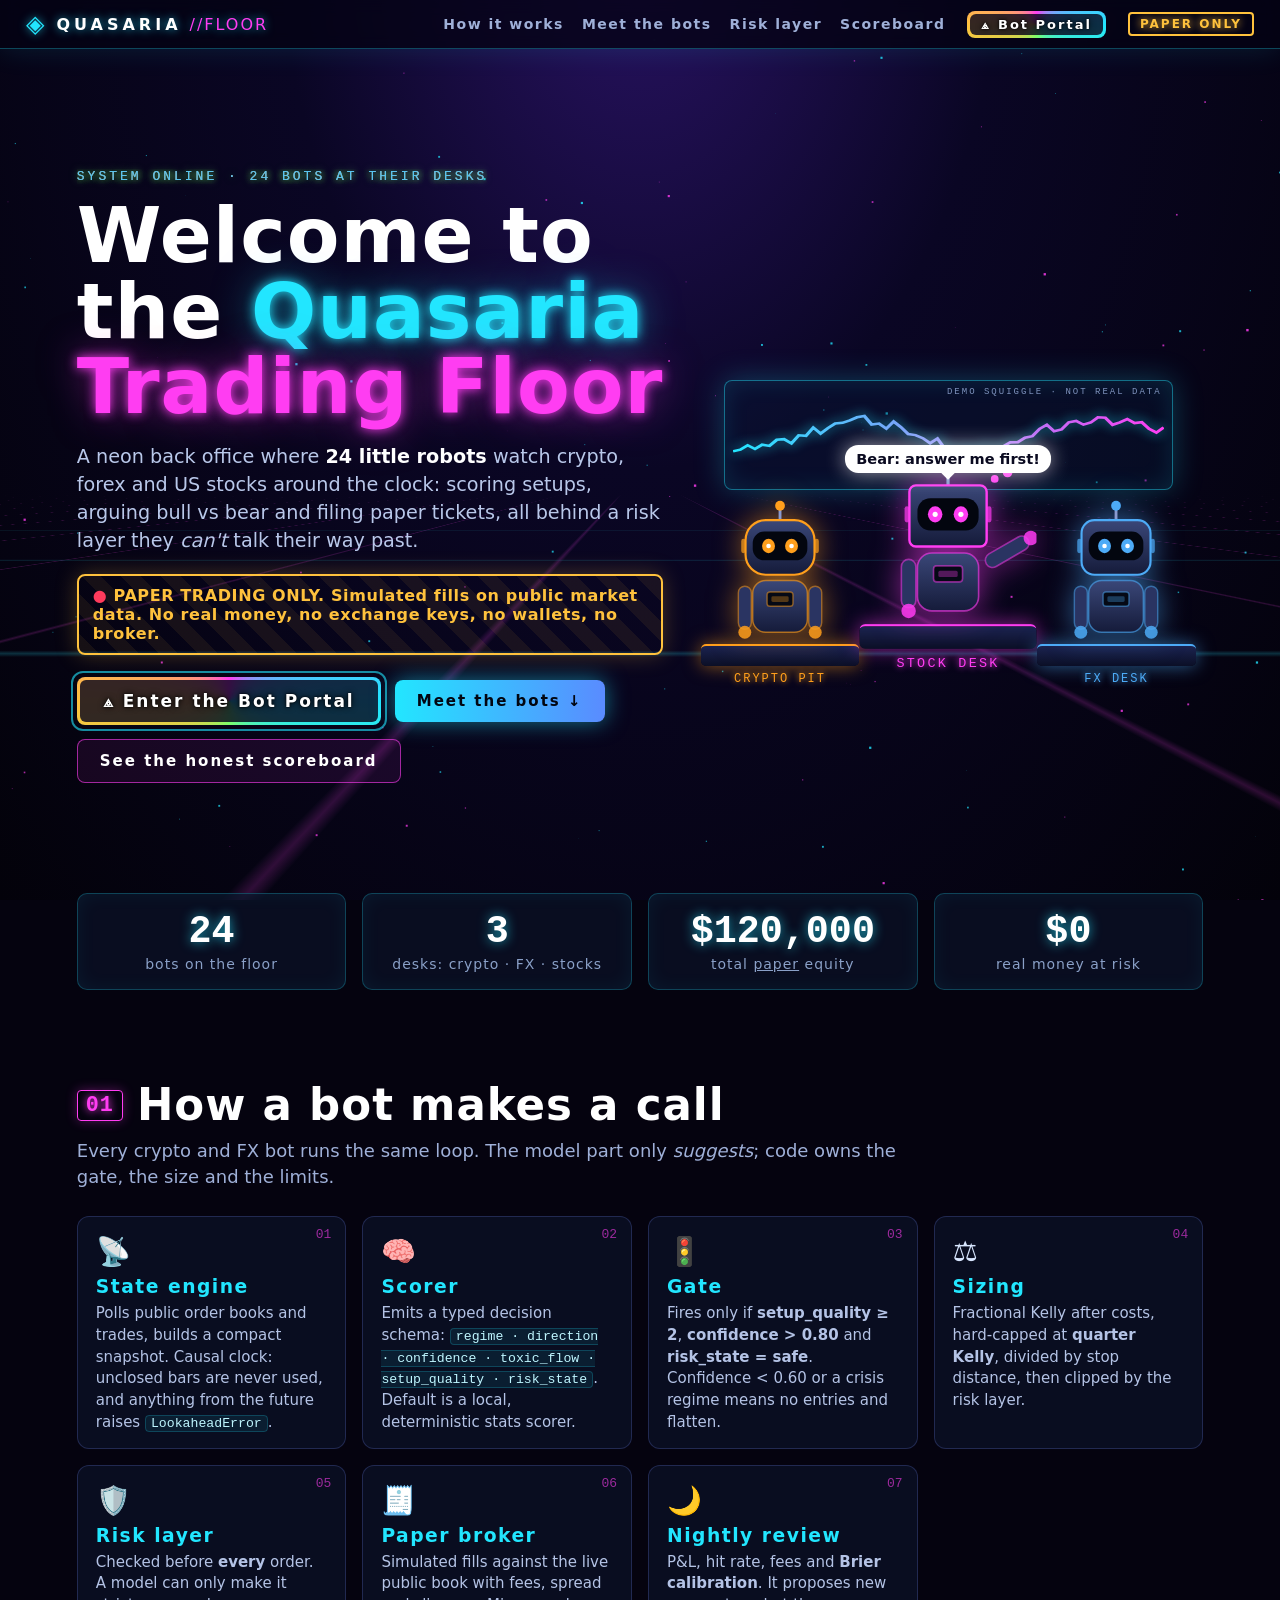
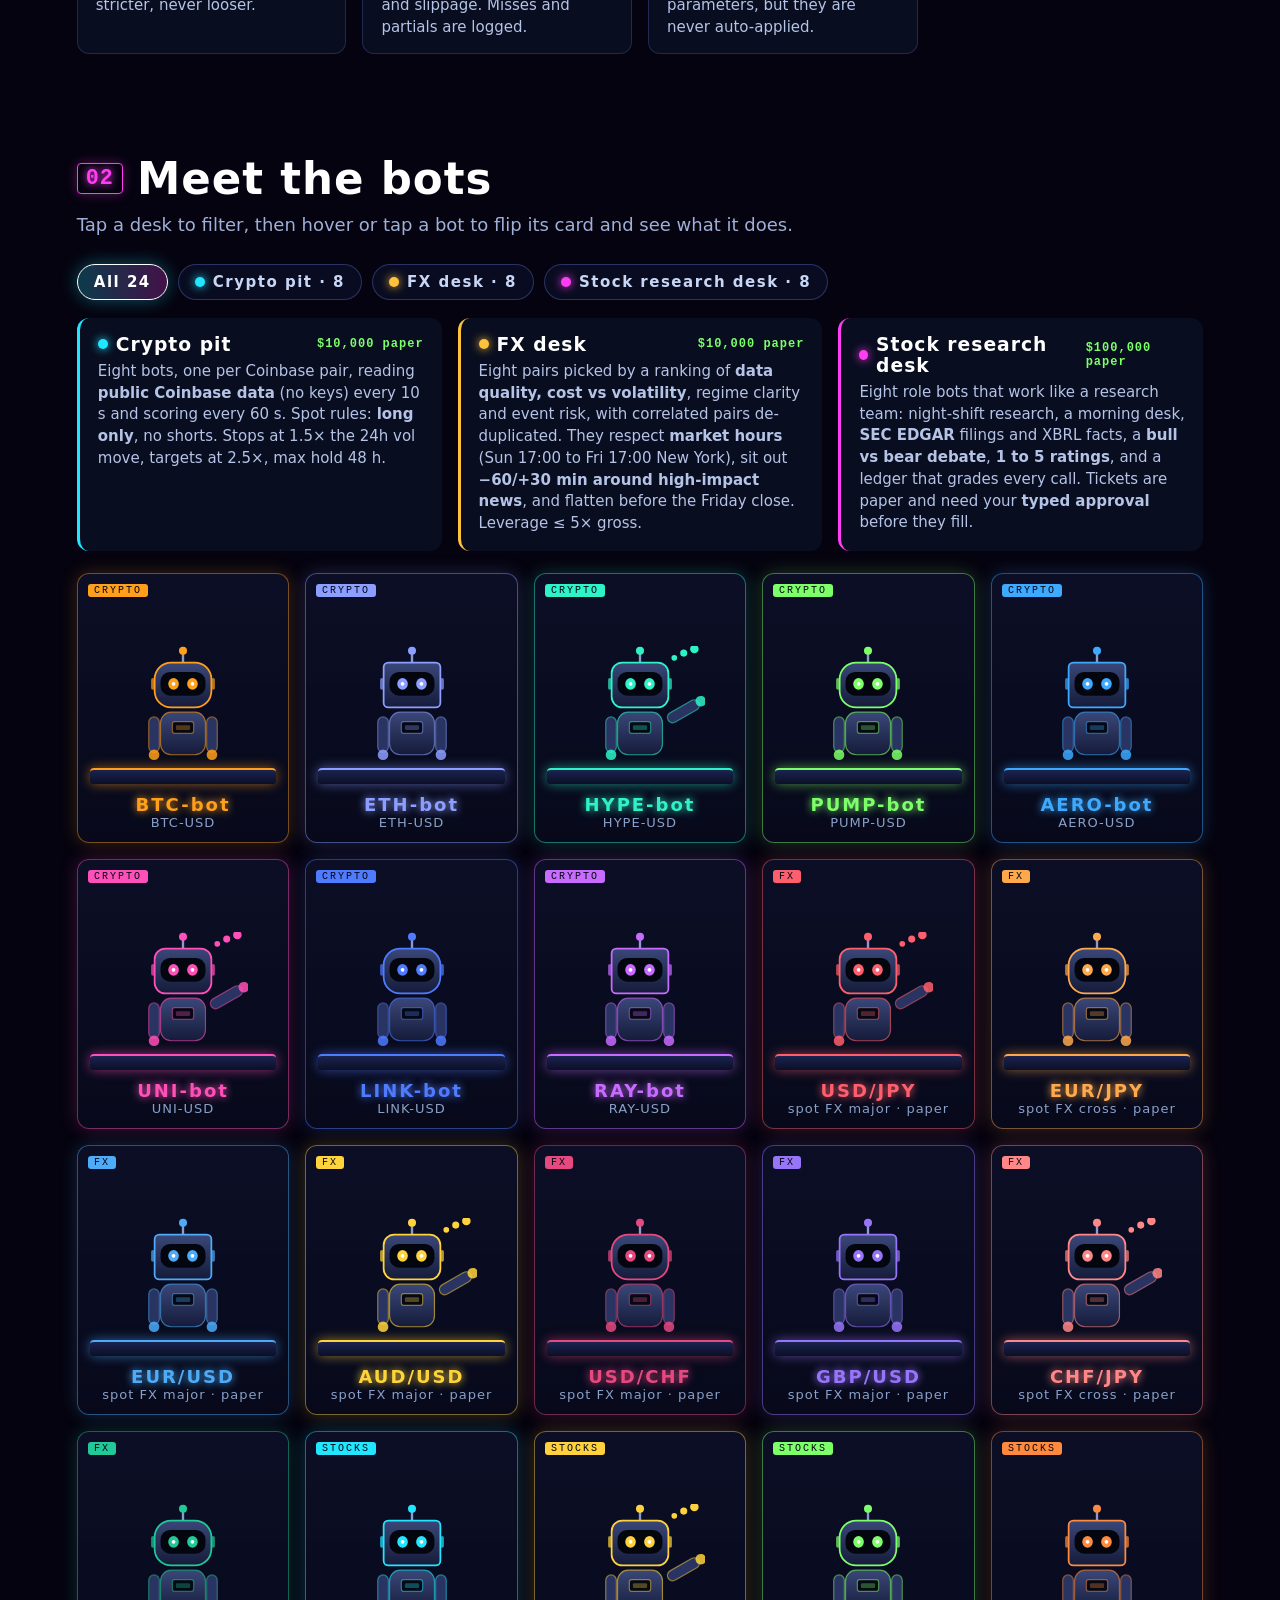
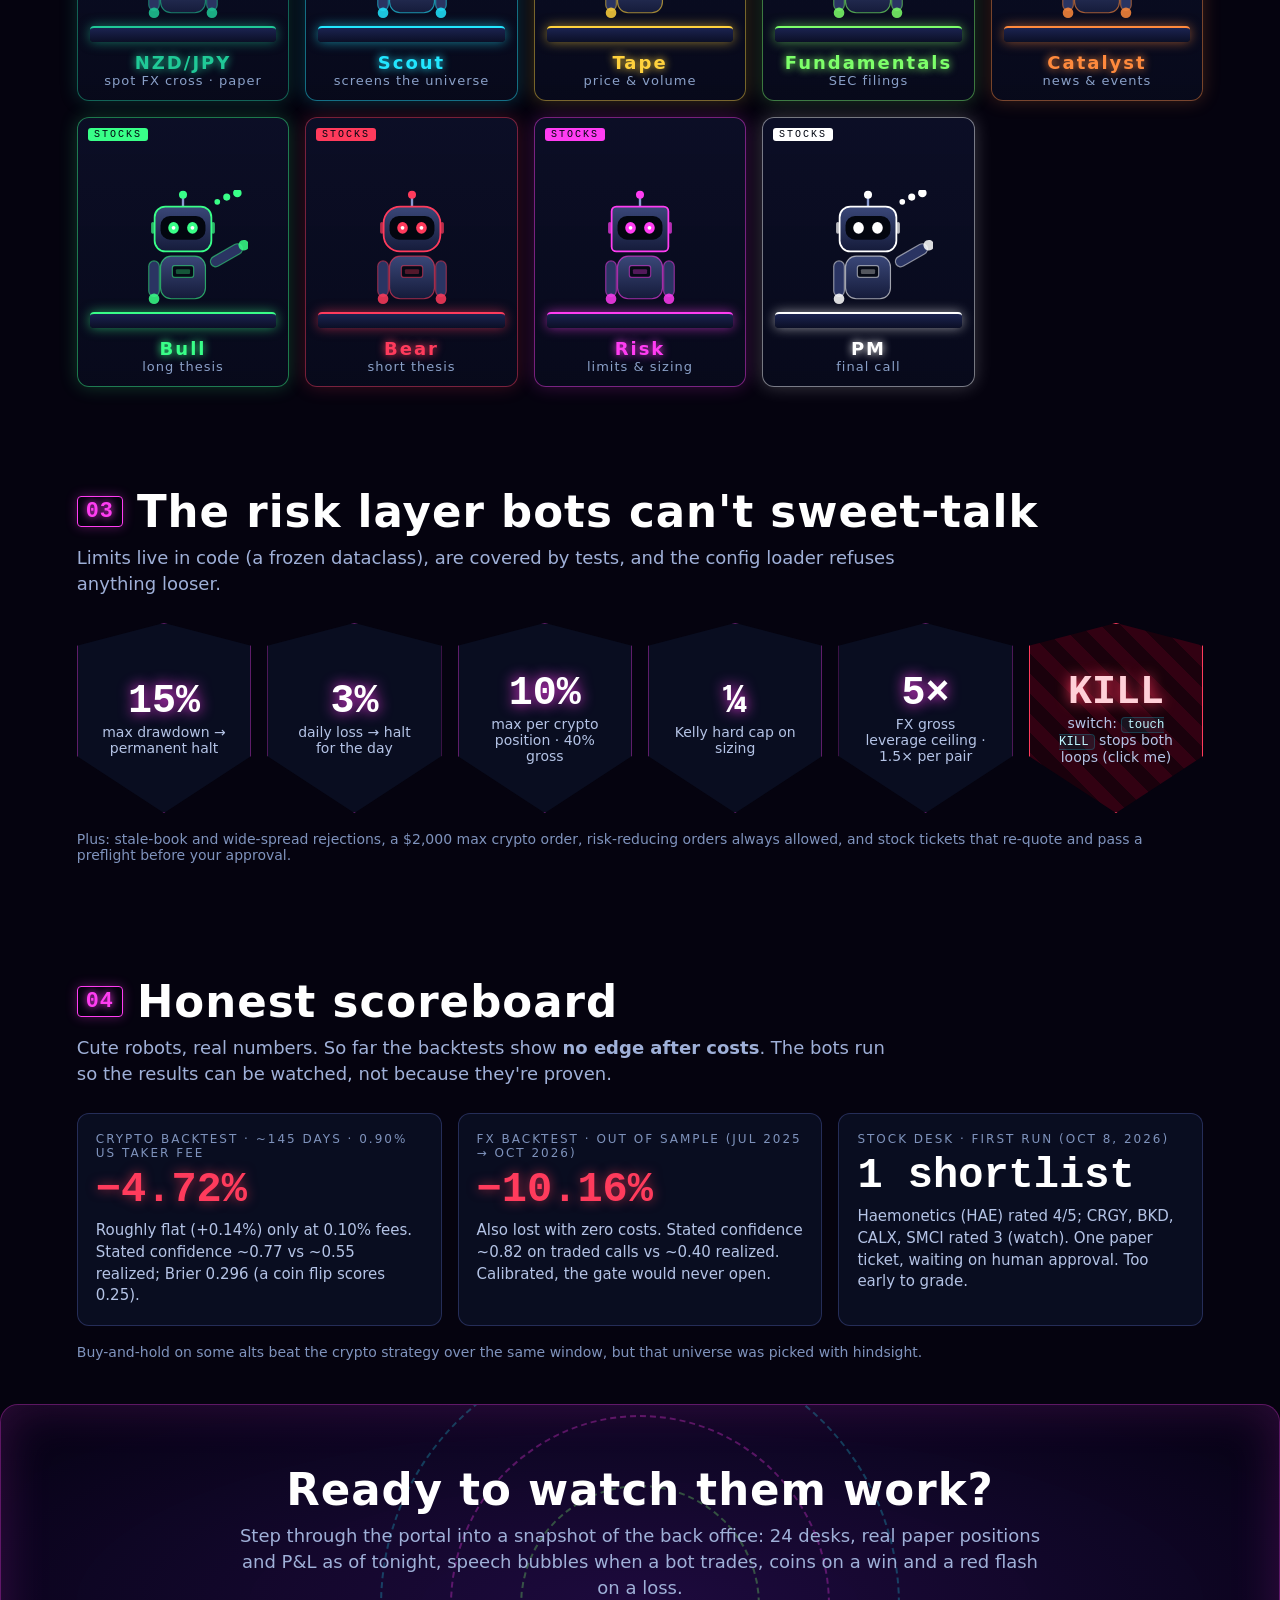
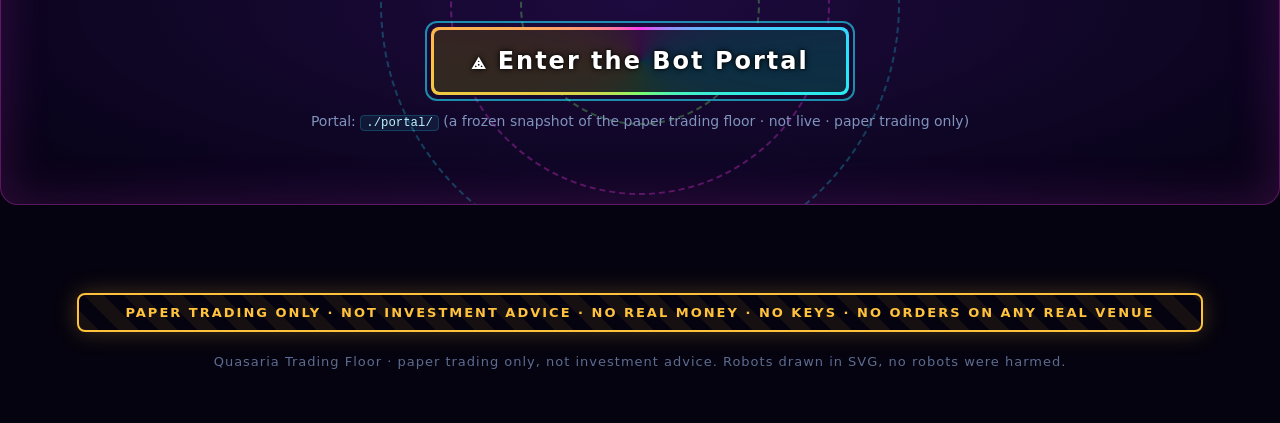
<file: index.html>
<!doctype html>
<html lang="en">
<head>
<meta charset="utf-8">
<meta name="viewport" content="width=device-width,initial-scale=1">
<title>Quasaria Trading Floor · Meet the Bots (paper trading only)</title>
<meta name="description" content="24 little robots, three desks, one hard-coded risk layer. A paper-trading playground: no real money.">
<link rel="stylesheet" href="style.css">
<link rel="icon" href="data:image/svg+xml,%3Csvg xmlns='http://www.w3.org/2000/svg' viewBox='0 0 100 100'%3E%3Ctext y='.9em' font-size='90'%3E%E2%97%88%3C/text%3E%3C/svg%3E">
</head>
<body>
<canvas id="stars" aria-hidden="true"></canvas>
<div class="gridfloor" aria-hidden="true"><div class="grid"></div></div>

<nav id="nav">
  <a class="brand" href="#top"><span class="logo">◈</span> QUASARIA<span class="thin">//FLOOR</span></a>
  <div class="links">
    <a href="#how">How it works</a><a href="#bots">Meet the bots</a><a href="#risk">Risk layer</a><a href="#score">Scoreboard</a>
  </div>
  <a class="portal-link btn portal sm" href="./portal/">⟁ Bot Portal</a>
  <span class="paper-chip">PAPER ONLY</span>
</nav>

<header id="top" class="hero">
  <div class="hero-text">
    <p class="kicker glitch" data-text="SYSTEM ONLINE · 24 BOTS AT THEIR DESKS">SYSTEM ONLINE · 24 BOTS AT THEIR DESKS</p>
    <h1>Welcome to the <span class="neon-c">Quasaria</span> <span class="neon-m">Trading&nbsp;Floor</span></h1>
    <p class="lede">A neon back office where <b>24 little robots</b> watch crypto, forex and US stocks around the clock: scoring setups, arguing bull vs bear and filing paper tickets, all behind a risk layer they <i>can't</i> talk their way past.</p>
    <div class="paper-banner"><span class="blink">●</span> PAPER TRADING ONLY. Simulated fills on public market data. No real money, no exchange keys, no wallets, no broker.</div>
    <div class="cta">
      <a class="portal-link btn portal" href="./portal/"><span class="ring"></span>⟁ Enter the Bot Portal</a>
      <a class="btn primary" href="#bots">Meet the bots ↓</a>
      <a class="btn ghost" href="#score">See the honest scoreboard</a>
    </div>
  </div>
  <div class="hero-stage" aria-label="Three robots trading at their desks">
    <div class="holo-chart"><svg viewBox="0 0 300 90" preserveAspectRatio="none"><polyline id="spark" fill="none" stroke="url(#sg)" stroke-width="2.5"/><defs><linearGradient id="sg" x1="0" x2="1"><stop offset="0" stop-color="#22e6ff"/><stop offset="1" stop-color="#ff3df2"/></linearGradient></defs></svg><span>DEMO SQUIGGLE · NOT REAL DATA</span></div>
    <div class="hero-bots" id="hero-bots"></div>
  </div>
</header>

<section class="counters reveal">
  <div class="counter"><b data-count="24">0</b><span>bots on the floor</span></div>
  <div class="counter"><b data-count="3">0</b><span>desks: crypto · FX · stocks</span></div>
  <div class="counter"><b data-count="120000" data-prefix="$">$0</b><span>total <u>paper</u> equity</span></div>
  <div class="counter"><b data-count="0" data-prefix="$">$0</b><span>real money at risk</span></div>
</section>

<section id="how" class="section">
  <h2 class="reveal"><span class="idx">01</span> How a bot makes a call</h2>
  <p class="sub reveal">Every crypto and FX bot runs the same loop. The model part only <i>suggests</i>; code owns the gate, the size and the limits.</p>
  <ol class="pipeline">
    <li class="reveal"><i>📡</i><h3>State engine</h3><p>Polls public order books and trades, builds a compact snapshot. Causal clock: unclosed bars are never used, and anything from the future raises <code>LookaheadError</code>.</p></li>
    <li class="reveal"><i>🧠</i><h3>Scorer</h3><p>Emits a typed decision schema: <code>regime · direction · confidence · toxic_flow · setup_quality · risk_state</code>. Default is a local, deterministic stats scorer.</p></li>
    <li class="reveal"><i>🚦</i><h3>Gate</h3><p>Fires only if <b>setup_quality ≥ 2</b>, <b>confidence &gt; 0.80</b> and <b>risk_state = safe</b>. Confidence &lt; 0.60 or a crisis regime means no entries and flatten.</p></li>
    <li class="reveal"><i>⚖️</i><h3>Sizing</h3><p>Fractional Kelly after costs, hard-capped at <b>quarter Kelly</b>, divided by stop distance, then clipped by the risk layer.</p></li>
    <li class="reveal"><i>🛡️</i><h3>Risk layer</h3><p>Checked before <b>every</b> order. A model can only make it stricter, never looser.</p></li>
    <li class="reveal"><i>🧾</i><h3>Paper broker</h3><p>Simulated fills against the live public book with fees, spread and slippage. Misses and partials are logged.</p></li>
    <li class="reveal"><i>🌙</i><h3>Nightly review</h3><p>P&amp;L, hit rate, fees and <b>Brier calibration</b>. It proposes new parameters, but they are never auto-applied.</p></li>
  </ol>
</section>

<section id="bots" class="section">
  <h2 class="reveal"><span class="idx">02</span> Meet the bots</h2>
  <p class="sub reveal">Tap a desk to filter, then hover or tap a bot to flip its card and see what it does.</p>
  <div class="tabs reveal" role="tablist">
    <button class="tab active" data-f="all">All 24</button>
    <button class="tab" data-f="crypto"><span class="dot c"></span>Crypto pit · 8</button>
    <button class="tab" data-f="fx"><span class="dot a"></span>FX desk · 8</button>
    <button class="tab" data-f="stock"><span class="dot m"></span>Stock research desk · 8</button>
  </div>

  <div class="desk-intros">
    <article class="intro crypto reveal" data-desk="crypto">
      <h3><span class="dot c"></span>Crypto pit <small>$10,000 paper</small></h3>
      <p>Eight bots, one per Coinbase pair, reading <b>public Coinbase data</b> (no keys) every 10 s and scoring every 60 s. Spot rules: <b>long only</b>, no shorts. Stops at 1.5× the 24h vol move, targets at 2.5×, max hold 48 h.</p>
    </article>
    <article class="intro fx reveal" data-desk="fx">
      <h3><span class="dot a"></span>FX desk <small>$10,000 paper</small></h3>
      <p>Eight pairs picked by a ranking of <b>data quality, cost vs volatility</b>, regime clarity and event risk, with correlated pairs de-duplicated. They respect <b>market hours</b> (Sun 17:00 to Fri 17:00 New York), sit out <b>−60/+30 min around high-impact news</b>, and flatten before the Friday close. Leverage ≤ 5× gross.</p>
    </article>
    <article class="intro stock reveal" data-desk="stock">
      <h3><span class="dot m"></span>Stock research desk <small>$100,000 paper</small></h3>
      <p>Eight role bots that work like a research team: night-shift research, a morning desk, <b>SEC EDGAR</b> filings and XBRL facts, a <b>bull vs bear debate</b>, <b>1 to 5 ratings</b>, and a ledger that grades every call. Tickets are paper and need your <b>typed approval</b> before they fill.</p>
    </article>
  </div>

  <div class="botgrid" id="botgrid"></div>
</section>

<section id="risk" class="section">
  <h2 class="reveal"><span class="idx">03</span> The risk layer bots can't sweet-talk</h2>
  <p class="sub reveal">Limits live in code (a frozen dataclass), are covered by tests, and the config loader refuses anything looser.</p>
  <div class="shields">
    <div class="shield reveal"><b>15%</b><span>max drawdown → permanent halt</span></div>
    <div class="shield reveal"><b>3%</b><span>daily loss → halt for the day</span></div>
    <div class="shield reveal"><b>10%</b><span>max per crypto position · 40% gross</span></div>
    <div class="shield reveal"><b>¼</b><span>Kelly hard cap on sizing</span></div>
    <div class="shield reveal"><b>5×</b><span>FX gross leverage ceiling · 1.5× per pair</span></div>
    <div class="shield reveal kill" id="killbtn" role="button" tabindex="0"><b>KILL</b><span>switch: <code>touch KILL</code> stops both loops (click me)</span></div>
  </div>
  <p class="fine reveal">Plus: stale-book and wide-spread rejections, a $2,000 max crypto order, risk-reducing orders always allowed, and stock tickets that re-quote and pass a preflight before your approval.</p>
</section>

<section id="score" class="section">
  <h2 class="reveal"><span class="idx">04</span> Honest scoreboard</h2>
  <p class="sub reveal">Cute robots, real numbers. So far the backtests show <b>no edge after costs</b>. The bots run so the results can be watched, not because they're proven.</p>
  <div class="scores">
    <div class="score reveal"><label>Crypto backtest · ~145 days · 0.90% US taker fee</label><b class="neg">−4.72%</b><span>Roughly flat (+0.14%) only at 0.10% fees. Stated confidence ~0.77 vs ~0.55 realized; Brier 0.296 (a coin flip scores 0.25).</span></div>
    <div class="score reveal"><label>FX backtest · out of sample (Jul 2025 → Oct 2026)</label><b class="neg">−10.16%</b><span>Also lost with zero costs. Stated confidence ~0.82 on traded calls vs ~0.40 realized. Calibrated, the gate would never open.</span></div>
    <div class="score reveal"><label>Stock desk · first run (Oct 8, 2026)</label><b>1 shortlist</b><span>Haemonetics (HAE) rated 4/5; CRGY, BKD, CALX, SMCI rated 3 (watch). One paper ticket, waiting on human approval. Too early to grade.</span></div>
  </div>
  <p class="fine reveal">Buy-and-hold on some alts beat the crypto strategy over the same window, but that universe was picked with hindsight.</p>
</section>

<section id="portal" class="section portal-cta reveal">
  <div class="vortex" aria-hidden="true"><i></i><i></i><i></i></div>
  <h2>Ready to watch them work?</h2>
  <p class="sub">Step through the portal into a snapshot of the back office: 24 desks, real paper positions and P&amp;L as of tonight, speech bubbles when a bot trades, coins on a win and a red flash on a loss.</p>
  <a class="portal-link btn portal big" href="./portal/"><span class="ring"></span>⟁ Enter the Bot Portal</a>
  <p class="fine">Portal: <code id="portal-url">./portal/</code> (a frozen snapshot of the paper trading floor · not live · paper trading only)</p>
</section>

<footer>
  <div class="paper-banner small">PAPER TRADING ONLY · NOT INVESTMENT ADVICE · NO REAL MONEY · NO KEYS · NO ORDERS ON ANY REAL VENUE</div>
  <p>Quasaria Trading Floor · paper trading only, not investment advice. Robots drawn in SVG, no robots were harmed.</p>
</footer>

<div id="toast" class="toast" role="status"></div>
<script src="app.js"></script>
</body>
</html>
</file>
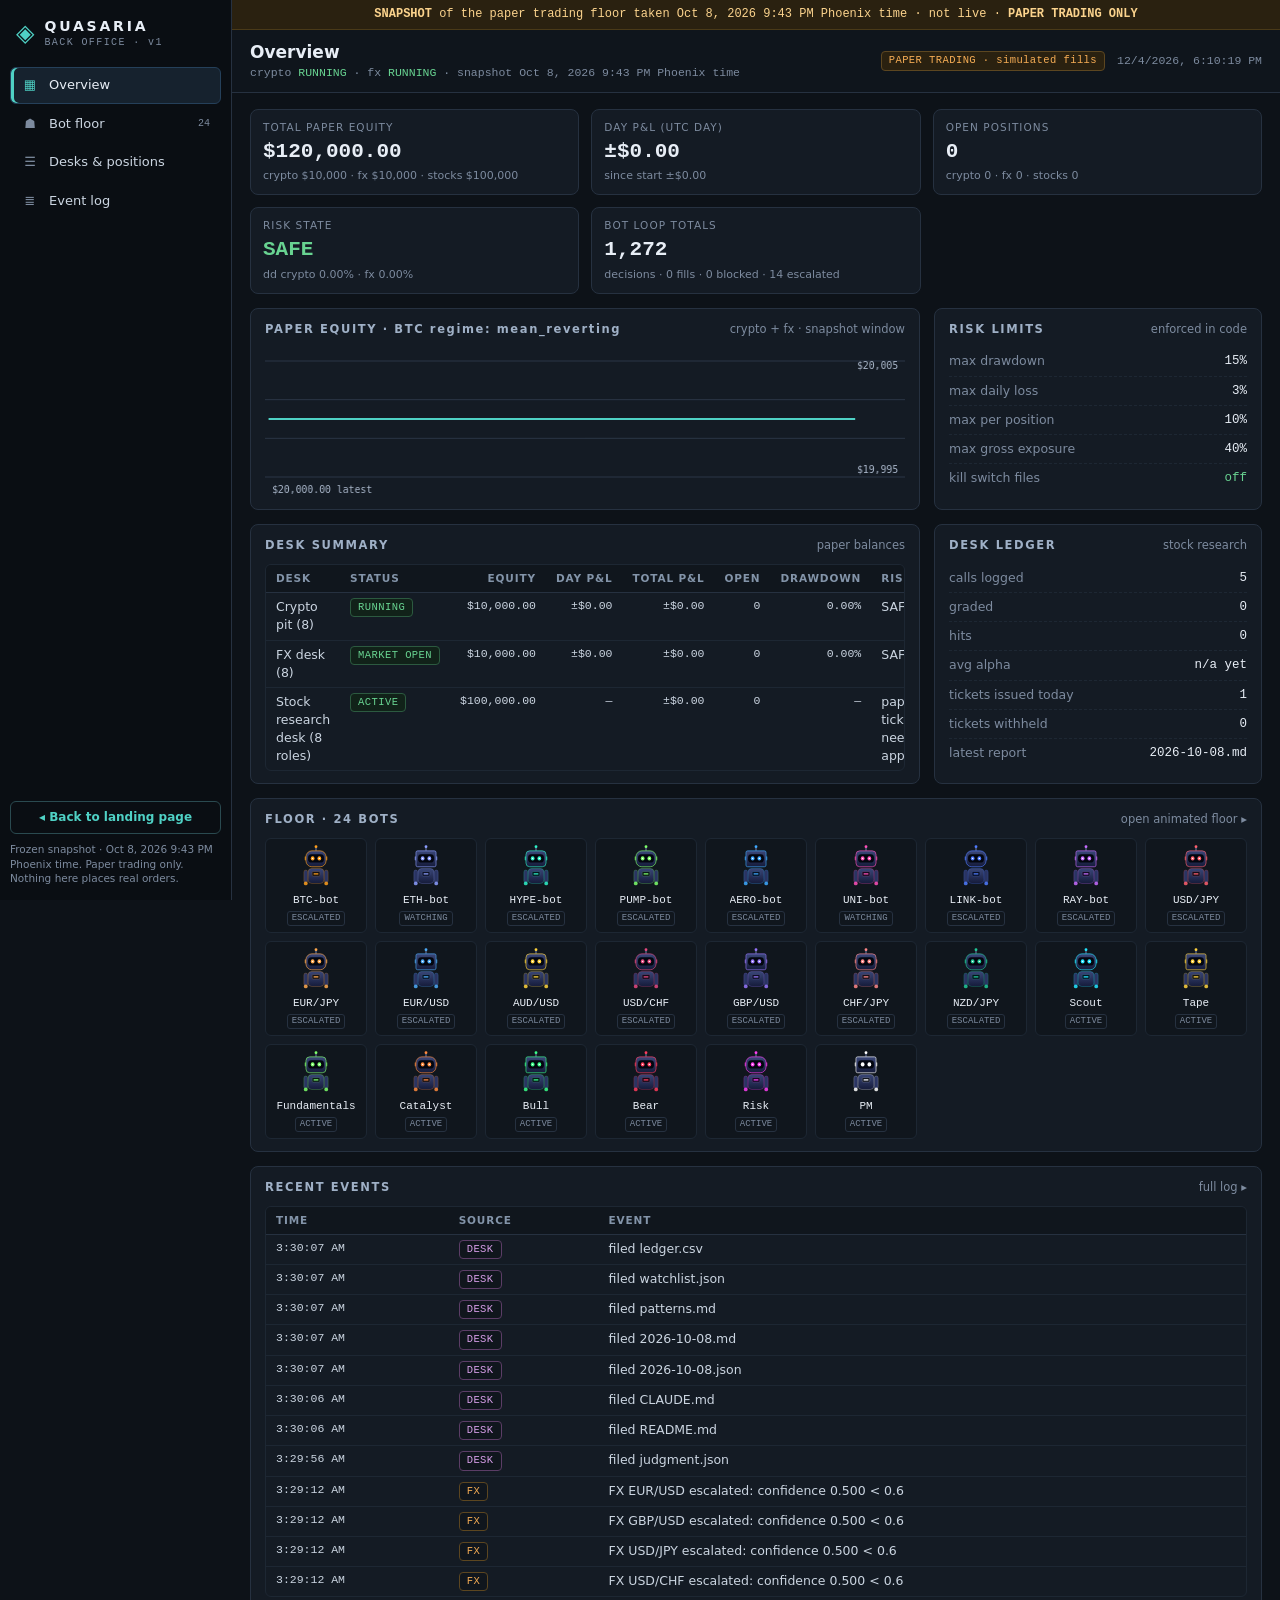
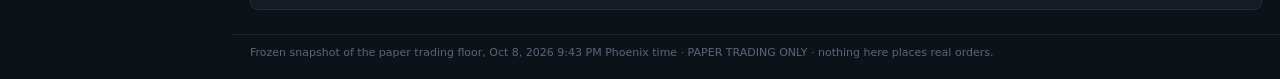
<file: portal/index.html>
<!doctype html>
<html lang="en">
<head>
<meta charset="utf-8">
<meta name="viewport" content="width=device-width,initial-scale=1">
<title>Quasaria Back Office · SNAPSHOT · PAPER TRADING</title>
<meta name="description" content="Quasaria back office: a frozen snapshot of the paper-trading floor. Paper trading only. Not investment advice.">
<link rel="stylesheet" href="style.css">
</head>
<body>
<div id="app">
<aside id="sidebar">
  <div class="brand"><div class="logo">◈</div><div><div class="title">QUASARIA</div><div class="subtitle">BACK OFFICE · v1</div></div></div>
  <nav id="nav" aria-label="Back office sections">
    <a href="#/overview" data-view="overview"><span class="ic">▦</span><span class="lbl">Overview</span></a>
    <a href="#/floor" data-view="floor"><span class="ic">☗</span><span class="lbl">Bot floor</span><em id="nav-bots">24</em></a>
    <a href="#/desks" data-view="desks"><span class="ic">☰</span><span class="lbl">Desks &amp; positions</span></a>
    <a href="#/events" data-view="events"><span class="ic">≣</span><span class="lbl">Event log</span></a>
  </nav>
  <div class="side-foot">
    <a class="lp-link" href="../">◂ Back to landing page</a>
    <div class="snap-note">Frozen snapshot · Oct 8, 2026 9:43 PM Phoenix time. Paper trading only. Nothing here places real orders.</div>
  </div>
</aside>

<div id="content">
<div id="snapshot-banner" role="status"><b>SNAPSHOT</b> of the paper trading floor taken Oct 8, 2026 9:43 PM Phoenix time · not live · <b>PAPER TRADING ONLY</b></div>
<header id="topbar">
  <div class="crumb"><span id="view-title">Overview</span><small id="runner">connecting…</small></div>
  <div class="top-right">
    <span class="chip paper-chip">PAPER TRADING · simulated fills</span>
    <span class="clock" id="clock"></span>
  </div>
</header>
<div id="halt-banner" class="hidden">⛔ TRADING HALTED — <span id="halt-reason"></span></div>

<main>
<!-- ============ OVERVIEW ============ -->
<section class="view" id="view-overview">
  <div class="kpis">
    <div class="kpi"><label>Total paper equity</label><b id="equity">—</b><small id="equity-sub"></small></div>
    <div class="kpi"><label>Day P&amp;L <span class="muted">(UTC day)</span></label><b id="daypnl">—</b><small id="totpnl"></small></div>
    <div class="kpi"><label>Open positions</label><b id="openpos">—</b><small id="fees"></small></div>
    <div class="kpi"><label>Risk state</label><b id="riskstate">—</b><small id="dd"></small></div>
    <div class="kpi"><label>Bot loop totals</label><b id="loopkpi">—</b><small id="loopkpi-sub"></small></div>
  </div>

  <div class="grid g-3">
    <div class="panel span-2"><div class="p-head"><h3 id="spark-title">PAPER EQUITY</h3><span class="muted">crypto + fx · snapshot window</span></div><canvas id="spark" width="720" height="150"></canvas></div>
    <div class="panel"><div class="p-head"><h3>RISK LIMITS</h3><span class="muted">enforced in code</span></div><div id="risklimits" class="kv"></div></div>
  </div>

  <div class="grid g-3">
    <div class="panel span-2"><div class="p-head"><h3>DESK SUMMARY</h3><span class="muted">paper balances</span></div>
      <div class="tbl-wrap"><table class="tbl" id="tbl-desks"><thead><tr><th>Desk</th><th>Status</th><th class="r">Equity</th><th class="r">Day P&amp;L</th><th class="r">Total P&amp;L</th><th class="r">Open</th><th class="r">Drawdown</th><th>Risk</th></tr></thead><tbody></tbody></table></div>
    </div>
    <div class="panel"><div class="p-head"><h3>DESK LEDGER</h3><span class="muted">stock research</span></div><div id="ledgerbox" class="kv"></div></div>
  </div>

  <div class="panel"><div class="p-head"><h3>FLOOR · 24 BOTS</h3><a class="muted" href="#/floor">open animated floor ▸</a></div><div id="floor-strip" class="strip"></div></div>

  <div class="panel"><div class="p-head"><h3>RECENT EVENTS</h3><a class="muted" href="#/events">full log ▸</a></div>
    <div class="tbl-wrap"><table class="tbl" id="tbl-recent"><thead><tr><th>Time</th><th>Source</th><th>Event</th></tr></thead><tbody></tbody></table></div>
  </div>
</section>

<!-- ============ FLOOR ============ -->
<section class="view hidden" id="view-floor">
  <p class="lede">The bots at their desks. Each monitor shows that bot's real paper position and P&amp;L from the snapshot. <span class="muted">Animation is cosmetic; the numbers are the data.</span></p>
  <div class="panel"><div class="p-head"><h3><span class="dot cyan"></span>CRYPTO PIT</h3><span class="muted">quasaria-trader · public market data · paper fills</span></div><div class="desks" id="crypto-desks"></div></div>
  <div class="panel"><div class="p-head"><h3><span class="dot amber"></span>FX DESK <span id="fx-market" class="chip">…</span></h3><span class="muted" id="fx-sub">quasaria-trader fx</span></div><div class="desks" id="fx-desks"></div></div>
  <div class="panel"><div class="p-head"><h3><span class="dot magenta"></span>US STOCK RESEARCH DESK</h3><span class="muted" id="desk-sub">research-desk</span></div><div class="desks" id="stock-desks"></div></div>
</section>

<!-- ============ DESKS / TABLES ============ -->
<section class="view hidden" id="view-desks">
  <div class="panel"><div class="p-head"><h3><span class="dot cyan"></span>CRYPTO BOTS</h3><span class="muted">8 pairs · paper</span></div>
    <div class="tbl-wrap"><table class="tbl" id="tbl-crypto"><thead><tr><th>Bot</th><th>Status</th><th class="r">Mid</th><th class="r">Spread bp</th><th>Last decision</th><th>Regime</th><th class="r">Conf</th><th>Position</th><th class="r">P&amp;L</th><th class="r">W/L</th><th class="r">Decisions</th></tr></thead><tbody></tbody></table></div></div>
  <div class="panel"><div class="p-head"><h3><span class="dot amber"></span>FX BOTS</h3><span class="muted">8 pairs · paper</span></div>
    <div class="tbl-wrap"><table class="tbl" id="tbl-fx"><thead><tr><th>Pair</th><th>Status</th><th class="r">Mid</th><th class="r">Spread bp</th><th>Last decision</th><th>Regime</th><th class="r">Conf</th><th>Position</th><th class="r">P&amp;L</th><th class="r">Financing</th><th class="r">Blocks</th></tr></thead><tbody></tbody></table></div></div>
  <div class="panel"><div class="p-head"><h3><span class="dot magenta"></span>STOCK RESEARCH DESK ROLES</h3><span class="muted" id="desk-sub2">8 roles</span></div>
    <div class="tbl-wrap"><table class="tbl" id="tbl-roles"><thead><tr><th>Role</th><th>Job</th><th>Status</th><th>Source</th><th>Updated</th><th class="r">Items</th><th>Headline</th></tr></thead><tbody></tbody></table></div></div>
  <div class="panel"><div class="p-head"><h3>RESEARCH LEDGER</h3><span class="muted">calls graded later against the benchmark</span></div>
    <div class="tbl-wrap"><table class="tbl" id="tbl-ledger"><thead><tr><th>Date</th><th>Ticker</th><th class="r">Rating</th><th>Setup</th><th>Sector</th><th class="r">Ref px</th><th>Settle</th><th>Result</th></tr></thead><tbody></tbody></table></div></div>
</section>

<!-- ============ EVENTS ============ -->
<section class="view hidden" id="view-events">
  <div class="panel"><div class="p-head"><h3>EVENT LOG</h3>
    <div class="seg" id="ev-filter" role="group" aria-label="Filter events"><button data-f="all" class="on">All</button><button data-f="crypto">Crypto</button><button data-f="fx">FX</button><button data-f="desk">Stock desk</button></div></div>
    <div class="tbl-wrap"><table class="tbl" id="tbl-events"><thead><tr><th>Time</th><th>Source</th><th>Event</th></tr></thead><tbody></tbody></table></div></div>
</section>
</main>
<footer>Frozen snapshot of the paper trading floor, Oct 8, 2026 9:43 PM Phoenix time · PAPER TRADING ONLY · nothing here places real orders.</footer>
</div>
</div>
<script src="app.js"></script>
</body>
</html>
</file>
<file: style.css>
:root{--cyan:#22e6ff;--mag:#ff3df2;--lime:#7dff6a;--red:#ff3b5c;--amber:#ffc23d;--bg:#05030f;--panel:rgba(12,18,40,.72);--mono:"JetBrains Mono",ui-monospace,SFMono-Regular,Menlo,monospace}
*{box-sizing:border-box}
html{scroll-behavior:smooth}
html,body{margin:0;background:var(--bg);color:#d8e6ff;font-family:"Rajdhani","Segoe UI",system-ui,sans-serif;overflow-x:hidden}
body{background:radial-gradient(ellipse at 50% -10%,#2a1366 0%,#0a0624 40%,#03020a 100%) fixed}
#stars{position:fixed;inset:0;z-index:0;pointer-events:none}
.gridfloor{position:fixed;left:0;right:0;bottom:0;height:45vh;perspective:420px;overflow:hidden;z-index:0;pointer-events:none;opacity:.55}
.grid{position:absolute;left:-50%;right:-50%;top:0;height:200%;transform:rotateX(62deg);transform-origin:50% 0;
 background-image:linear-gradient(rgba(34,230,255,.35) 1px,transparent 1px),linear-gradient(90deg,rgba(255,61,242,.3) 1px,transparent 1px);
 background-size:60px 60px;animation:gridmove 4s linear infinite;
 -webkit-mask-image:linear-gradient(to bottom,transparent,#000 30%);mask-image:linear-gradient(to bottom,transparent,#000 30%)}
@keyframes gridmove{to{background-position:0 60px,0 0}}
nav,header,section,footer{position:relative;z-index:2}
a{color:var(--cyan)}
code{font-family:var(--mono);font-size:.88em;background:rgba(34,230,255,.08);border:1px solid rgba(34,230,255,.2);padding:0 5px;border-radius:4px;color:#bff6ff}

/* nav */
#nav{position:sticky;top:0;z-index:20;display:flex;align-items:center;gap:22px;padding:10px 26px;background:rgba(5,3,20,.78);backdrop-filter:blur(8px);border-bottom:1px solid rgba(34,230,255,.3);box-shadow:0 0 30px rgba(34,230,255,.12)}
.brand{display:flex;align-items:center;gap:8px;font-weight:800;letter-spacing:4px;color:#fff;text-decoration:none;text-shadow:0 0 10px rgba(34,230,255,.7)}
.brand .thin{font-weight:400;color:var(--mag);letter-spacing:2px}
.logo{display:inline-block;color:var(--cyan);font-size:24px;animation:spin 12s linear infinite}
@keyframes spin{to{transform:rotate(360deg)}}
.links{display:flex;gap:18px;margin-left:auto}
.links a{color:#9fb0d8;text-decoration:none;letter-spacing:1.5px;font-size:14px;font-weight:600;position:relative}
.links a::after{content:"";position:absolute;left:0;right:0;bottom:-4px;height:2px;background:var(--cyan);transform:scaleX(0);transition:transform .25s;box-shadow:0 0 8px var(--cyan)}
.links a:hover{color:#fff}.links a:hover::after{transform:scaleX(1)}
.paper-chip{border:2px solid var(--amber);color:var(--amber);padding:3px 10px;font-weight:800;letter-spacing:2px;font-size:12px;border-radius:4px;text-shadow:0 0 8px var(--amber);animation:pulse 2.4s ease-in-out infinite}
@keyframes pulse{50%{box-shadow:0 0 22px rgba(255,194,61,.7)}}

/* hero */
.hero{display:grid;grid-template-columns:1.05fr 1fr;gap:30px;align-items:center;min-height:calc(100vh - 56px);padding:40px 6vw 30px;max-width:1500px;margin:0 auto}
.kicker{font-family:var(--mono);color:var(--lime);letter-spacing:3px;font-size:13px;margin:0 0 14px;text-shadow:0 0 8px rgba(125,255,106,.6)}
.glitch{position:relative}
.glitch::before,.glitch::after{content:attr(data-text);position:absolute;left:0;top:0;opacity:.7;clip-path:inset(0 0 0 0)}
.glitch::before{color:var(--mag);animation:glitch 3.2s infinite steps(1)}
.glitch::after{color:var(--cyan);animation:glitch 2.7s infinite reverse steps(1)}
@keyframes glitch{0%,88%,100%{transform:none;clip-path:inset(0 0 100% 0)}90%{transform:translate(-3px,1px);clip-path:inset(20% 0 40% 0)}93%{transform:translate(3px,-1px);clip-path:inset(60% 0 10% 0)}96%{transform:translate(-2px,0);clip-path:inset(5% 0 75% 0)}}
h1{font-size:clamp(40px,6vw,84px);line-height:.98;margin:0 0 18px;color:#fff;letter-spacing:1px;font-weight:800}
.neon-c{color:var(--cyan);text-shadow:0 0 12px var(--cyan),0 0 40px rgba(34,230,255,.5)}
.neon-m{color:var(--mag);text-shadow:0 0 12px var(--mag),0 0 40px rgba(255,61,242,.5);animation:neonflick 7s infinite}
@keyframes neonflick{0%,100%,60%{opacity:1}61%{opacity:.4}62%{opacity:1}64%{opacity:.6}65%{opacity:1}}
.lede{font-size:clamp(17px,1.5vw,21px);line-height:1.45;color:#b9c8ea;max-width:640px}
.lede b{color:#fff}
.paper-banner{margin:18px 0 22px;border:2px solid var(--amber);border-radius:8px;padding:10px 14px;color:var(--amber);font-weight:700;letter-spacing:.6px;background:repeating-linear-gradient(45deg,rgba(255,194,61,.07) 0 14px,transparent 14px 28px);box-shadow:0 0 22px rgba(255,194,61,.25);max-width:640px}
.paper-banner.small{max-width:none;text-align:center;font-size:13px;letter-spacing:2px}
.blink{animation:blink 1s steps(1) infinite;color:var(--red)}
@keyframes blink{50%{opacity:0}}
.cta{display:flex;gap:14px;flex-wrap:wrap;align-items:center}
.btn{display:inline-flex;align-items:center;gap:8px;padding:12px 22px;border-radius:8px;font-weight:800;letter-spacing:2px;text-decoration:none;font-size:15px;transition:transform .2s,box-shadow .2s;position:relative}
.btn:hover{transform:translateY(-2px) scale(1.03)}
.btn.primary{background:linear-gradient(90deg,var(--cyan),#5a8bff);color:#020611;box-shadow:0 0 22px rgba(34,230,255,.5)}
.btn.ghost{border:1px solid rgba(255,61,242,.6);color:#fff;background:rgba(255,61,242,.08)}
.btn.ghost:hover{box-shadow:0 0 22px rgba(255,61,242,.5)}

/* portal button */
.btn.portal{color:#fff;background:conic-gradient(from var(--a,0deg),#ff3df2,#22e6ff,#7dff6a,#ffc23d,#ff3df2);padding:14px 26px;font-size:17px;text-shadow:0 0 6px #000,0 0 2px #000;animation:spinbg 4s linear infinite,portalglow 2s ease-in-out infinite;isolation:isolate}
.btn.portal::before{content:"";position:absolute;inset:3px;border-radius:6px;background:rgba(8,6,28,.82);z-index:-1;transition:background .25s}
.btn.portal:hover::before{background:rgba(8,6,28,.45)}
.btn.portal:hover{transform:translateY(-3px) scale(1.07) rotate(-1deg)}
.btn.portal.sm{padding:6px 14px;font-size:13px}
.btn.portal.big{padding:20px 40px;font-size:24px}
.btn.portal .ring{position:absolute;inset:-6px;border-radius:12px;border:2px solid rgba(34,230,255,.6);animation:ring 2s ease-out infinite;pointer-events:none}
@property --a{syntax:"<angle>";inherits:false;initial-value:0deg}
@keyframes spinbg{to{--a:360deg}}
@keyframes portalglow{0%,100%{box-shadow:0 0 18px rgba(255,61,242,.55),0 0 40px rgba(34,230,255,.25)}50%{box-shadow:0 0 30px rgba(34,230,255,.8),0 0 70px rgba(255,61,242,.4)}}
@keyframes ring{from{transform:scale(1);opacity:.9}to{transform:scale(1.25);opacity:0}}
.warp{position:fixed;inset:0;z-index:100;pointer-events:none;background:radial-gradient(circle at var(--x,50%) var(--y,50%),rgba(255,255,255,.95) 0,rgba(34,230,255,.7) 8%,rgba(255,61,242,.55) 22%,rgba(5,3,15,0) 60%);animation:warp .7s ease-in forwards}
@keyframes warp{from{opacity:0;transform:scale(.2)}to{opacity:1;transform:scale(3)}}

.portal-cta{text-align:center;overflow:hidden;border:1px solid rgba(255,61,242,.35);border-radius:18px;background:radial-gradient(ellipse at center,rgba(60,20,120,.45),rgba(5,3,20,.8));box-shadow:0 0 50px rgba(255,61,242,.18) inset;padding:60px 24px!important;margin-bottom:50px!important}
.portal-cta h2{justify-content:center}
.portal-cta .sub{margin-left:auto;margin-right:auto}
.vortex{position:absolute;left:50%;top:50%;width:0;height:0;z-index:-1}
.vortex i{position:absolute;left:-260px;top:-260px;width:520px;height:520px;border-radius:50%;border:2px dashed rgba(34,230,255,.25);animation:spin 18s linear infinite}
.vortex i:nth-child(2){left:-190px;top:-190px;width:380px;height:380px;border-color:rgba(255,61,242,.3);animation-duration:11s;animation-direction:reverse}
.vortex i:nth-child(3){left:-120px;top:-120px;width:240px;height:240px;border-color:rgba(125,255,106,.3);animation-duration:7s}

.hero-stage{position:relative;min-height:420px;display:flex;flex-direction:column;justify-content:flex-end}
.holo-chart{position:relative;margin:0 auto 10px;width:88%;height:110px;border:1px solid rgba(34,230,255,.45);border-radius:8px;background:rgba(10,30,60,.35);box-shadow:0 0 30px rgba(34,230,255,.25),inset 0 0 24px rgba(34,230,255,.12);padding:8px}
.holo-chart svg{width:100%;height:100%;filter:drop-shadow(0 0 6px rgba(34,230,255,.8))}
.holo-chart span{position:absolute;right:10px;top:6px;font-family:var(--mono);font-size:9px;letter-spacing:2px;color:#7f93bd}
.hero-bots{display:flex;justify-content:center;align-items:flex-end;gap:2%}
.hbot{position:relative;width:31%;max-width:200px;--hue:var(--cyan)}
.hbot .robot{width:100%;height:auto;display:block;filter:drop-shadow(0 0 14px color-mix(in srgb,var(--hue) 55%,transparent))}
.hbot .hdesk{height:22px;margin-top:-14px;border-radius:5px;background:linear-gradient(180deg,#1b2350,#0b0f26);border-top:2px solid var(--hue);box-shadow:0 0 18px color-mix(in srgb,var(--hue) 55%,transparent)}
.hbot .tag{text-align:center;font-family:var(--mono);font-size:12px;letter-spacing:2px;color:var(--hue);margin-top:6px;text-shadow:0 0 6px var(--hue)}
.hbot:nth-child(2){transform:translateY(-26px) scale(1.12)}
.bubble{position:absolute;top:-10px;left:50%;transform:translate(-50%,8px) scale(.6);opacity:0;background:#fff;color:#0a0a20;font-weight:800;font-size:13px;padding:5px 10px;border-radius:12px;white-space:nowrap;transition:all .35s cubic-bezier(.2,1.6,.4,1);box-shadow:0 0 18px rgba(255,255,255,.6);z-index:4;pointer-events:none}
.bubble::after{content:"";position:absolute;bottom:-6px;left:50%;margin-left:-6px;border:6px solid transparent;border-top-color:#fff;border-bottom:0}
.bubble.show{opacity:1;transform:translate(-50%,-6px) scale(1)}

/* robot parts (same style as back office) */
.r-head{animation:headscan 6s ease-in-out infinite;transform-origin:55px 50px}
.r-armL,.r-armR{transform-box:fill-box;transform-origin:top center}
.r-eye{animation:eyeblink 4.5s infinite;transform-origin:center;transform-box:fill-box}
.r-antenna-tip{animation:antenna 1.6s ease-in-out infinite}
@keyframes eyeblink{0%,92%,100%{transform:scaleY(1)}95%{transform:scaleY(.1)}}
@keyframes antenna{50%{opacity:.3}}
@keyframes headscan{0%,100%{transform:rotate(0)}25%{transform:rotate(-6deg)}60%{transform:rotate(5deg)}}
.typing .r-armL{animation:typeL .22s ease-in-out infinite alternate}
.typing .r-armR{animation:typeR .22s ease-in-out infinite alternate .11s}
.typing .r-head{animation:typinghead 1.2s ease-in-out infinite}
@keyframes typeL{from{transform:translateY(0) rotate(4deg)}to{transform:translateY(3px) rotate(-3deg)}}
@keyframes typeR{from{transform:translateY(0) rotate(-4deg)}to{transform:translateY(3px) rotate(3deg)}}
@keyframes typinghead{50%{transform:translateY(1.5px)}}
.watching .r-armL{animation:typeL 1.6s ease-in-out infinite alternate}
.watching .r-armR{animation:typeR 2.1s ease-in-out infinite alternate}
.thinking .r-head{animation:think 2.4s ease-in-out infinite}
.thinking .r-armR{transform:rotate(-120deg) translate(-2px,-2px)}
@keyframes think{50%{transform:rotate(-8deg) translateY(-1px)}}
.think-dots{opacity:0;transition:opacity .3s}.thinking .think-dots{opacity:1}
.think-dots circle{animation:dots 1.2s infinite}.think-dots circle:nth-child(2){animation-delay:.2s}.think-dots circle:nth-child(3){animation-delay:.4s}
@keyframes dots{50%{opacity:.15}}
.waving .r-armR{animation:wave .35s ease-in-out infinite alternate}
@keyframes wave{from{transform:rotate(-150deg)}to{transform:rotate(-110deg)}}
.x-eyes{opacity:0}
.halted .r-head{animation:none;transform:rotate(14deg) translate(4px,6px)}
.halted .r-armL,.halted .r-armR{animation:none;transform:translateY(6px)}
.halted .r-eye{fill:var(--red)!important;animation:none}
.halted .x-eyes{opacity:1}

/* counters */
.counters{display:grid;grid-template-columns:repeat(4,1fr);gap:16px;max-width:1300px;margin:0 auto 20px;padding:0 6vw}
.counter{background:var(--panel);border:1px solid rgba(34,230,255,.25);border-radius:10px;padding:16px 18px;text-align:center;box-shadow:inset 0 0 20px rgba(34,230,255,.06)}
.counter b{display:block;font-family:var(--mono);font-size:clamp(26px,3vw,40px);color:#fff;text-shadow:0 0 12px rgba(34,230,255,.7)}
.counter span{color:#8aa0c8;letter-spacing:1px;font-size:14px}

/* sections */
.section{max-width:1300px;margin:0 auto;padding:70px 6vw 30px}
h2{font-size:clamp(28px,3.4vw,44px);color:#fff;margin:0 0 8px;display:flex;align-items:center;gap:14px;letter-spacing:1px}
.idx{font-family:var(--mono);font-size:.5em;color:var(--mag);border:1px solid var(--mag);padding:2px 8px;border-radius:4px;text-shadow:0 0 8px var(--mag);box-shadow:0 0 12px rgba(255,61,242,.3)}
.sub{color:#9fb0d8;font-size:18px;max-width:820px;line-height:1.45;margin:0 0 26px}
.fine{color:#7f93bd;font-size:14px;margin-top:18px}
.reveal{opacity:0;transform:translateY(28px);transition:opacity .7s ease,transform .7s cubic-bezier(.2,.8,.2,1)}
.reveal.in{opacity:1;transform:none}

.pipeline{list-style:none;padding:0;margin:0;display:grid;grid-template-columns:repeat(auto-fit,minmax(220px,1fr));gap:16px;counter-reset:s}
.pipeline li{position:relative;background:var(--panel);border:1px solid rgba(120,140,255,.22);border-radius:12px;padding:18px 18px 14px;transition:transform .25s,border-color .25s,box-shadow .25s}
.pipeline li:hover{transform:translateY(-6px);border-color:var(--cyan);box-shadow:0 0 26px rgba(34,230,255,.35)}
.pipeline li::before{counter-increment:s;content:"0" counter(s);position:absolute;right:14px;top:10px;font-family:var(--mono);color:rgba(255,61,242,.6);font-size:13px}
.pipeline i{font-style:normal;font-size:28px}
.pipeline h3{margin:8px 0 6px;color:var(--cyan);letter-spacing:1.5px}
.pipeline p{margin:0;color:#b4c3e6;line-height:1.45;font-size:15px}

.tabs{display:flex;gap:10px;flex-wrap:wrap;margin-bottom:18px}
.tab{cursor:pointer;font:inherit;font-weight:700;letter-spacing:1.5px;font-size:15px;color:#c8d6f5;background:rgba(12,18,40,.7);border:1px solid rgba(120,140,255,.3);border-radius:999px;padding:8px 16px;display:inline-flex;align-items:center;gap:8px;transition:all .2s}
.tab:hover{border-color:var(--cyan);color:#fff}
.tab.active{background:linear-gradient(90deg,rgba(34,230,255,.25),rgba(255,61,242,.25));border-color:#fff;color:#fff;box-shadow:0 0 18px rgba(34,230,255,.35)}
.dot{width:10px;height:10px;border-radius:50%;display:inline-block}
.dot.c{background:var(--cyan);box-shadow:0 0 10px var(--cyan)}.dot.m{background:var(--mag);box-shadow:0 0 10px var(--mag)}.dot.a{background:var(--amber);box-shadow:0 0 10px var(--amber)}
.desk-intros{display:grid;grid-template-columns:repeat(3,1fr);gap:16px;margin-bottom:22px}
.intro{background:var(--panel);border-radius:12px;padding:16px 18px;border-left:3px solid var(--cyan)}
.intro.fx{border-left-color:var(--amber)}.intro.stock{border-left-color:var(--mag)}
.intro h3{margin:0 0 6px;color:#fff;display:flex;align-items:center;gap:8px;letter-spacing:1px}
.intro h3 small{margin-left:auto;font-family:var(--mono);font-size:12px;color:var(--lime)}
.intro p{margin:0;color:#b4c3e6;line-height:1.45;font-size:15px}
.intro.dim{opacity:.35}

.botgrid{display:grid;grid-template-columns:repeat(auto-fill,minmax(190px,1fr));gap:16px}
.card{perspective:900px;height:270px;cursor:pointer;transition:opacity .35s,transform .35s}
.card.gone{display:none}
.card .inner{position:relative;width:100%;height:100%;transition:transform .6s cubic-bezier(.2,.8,.2,1);transform-style:preserve-3d}
.card.flipped .inner{transform:rotateY(180deg)}
@media (hover:hover){.card:hover .inner{transform:rotateY(180deg)}}
.face{position:absolute;inset:0;backface-visibility:hidden;-webkit-backface-visibility:hidden;border-radius:12px;border:1px solid color-mix(in srgb,var(--hue) 45%,transparent);background:linear-gradient(180deg,rgba(15,20,48,.7),rgba(8,10,28,.95));box-shadow:0 0 18px color-mix(in srgb,var(--hue) 22%,transparent);padding:12px;overflow:hidden}
.face.front{display:flex;flex-direction:column;align-items:center;justify-content:flex-end}
.face.front .robot{width:130px;height:130px}
.face.front .plate{width:100%;height:16px;margin-top:-8px;border-radius:4px;background:linear-gradient(180deg,#1b2350,#0b0f26);border-top:2px solid var(--hue);box-shadow:0 0 12px color-mix(in srgb,var(--hue) 55%,transparent)}
.face.front h4{margin:10px 0 0;color:var(--hue);letter-spacing:2px;font-size:18px;text-shadow:0 0 8px var(--hue)}
.face.front .role{color:#8aa0c8;font-size:13px;letter-spacing:1px}
.face.front .desk-tag{position:absolute;top:10px;left:10px;font-family:var(--mono);font-size:10px;letter-spacing:2px;color:#020611;background:var(--hue);padding:1px 6px;border-radius:3px}
.face.back{transform:rotateY(180deg);display:flex;flex-direction:column;gap:6px}
.face.back h4{margin:0;color:var(--hue);letter-spacing:2px;font-size:16px}
.face.back p{margin:0;color:#c8d6f5;font-size:14px;line-height:1.4}
.face.back .note{margin-top:auto;font-size:12.5px;color:#8aa0c8;border-top:1px dashed rgba(255,255,255,.15);padding-top:6px}
.face.back::before{content:"";position:absolute;inset:0;background:repeating-linear-gradient(0deg,rgba(255,255,255,.03) 0 1px,transparent 1px 3px);pointer-events:none}

.shields{display:grid;grid-template-columns:repeat(auto-fit,minmax(190px,1fr));gap:16px}
.shield{text-align:center;padding:22px 14px;border-radius:14px;background:var(--panel);border:1px solid rgba(255,61,242,.35);clip-path:polygon(50% 0,100% 12%,100% 70%,50% 100%,0 70%,0 12%);min-height:190px;display:flex;flex-direction:column;justify-content:center;transition:transform .25s,box-shadow .25s}
.shield:hover{transform:scale(1.05);box-shadow:inset 0 0 40px rgba(255,61,242,.35)}
.shield b{font-family:var(--mono);font-size:40px;color:#fff;text-shadow:0 0 14px var(--mag)}
.shield span{color:#b4c3e6;font-size:14px;padding:0 10px}
.shield.kill{border-color:var(--red);cursor:pointer;background:repeating-linear-gradient(45deg,rgba(80,0,20,.6) 0 14px,rgba(40,0,10,.6) 14px 28px)}
.shield.kill b{text-shadow:0 0 14px var(--red);color:#ffd0d8}
.shield.kill.armed{animation:killflash .4s 4}
@keyframes killflash{50%{box-shadow:inset 0 0 60px var(--red)}}

.scores{display:grid;grid-template-columns:repeat(3,1fr);gap:16px}
.score{background:var(--panel);border:1px solid rgba(120,140,255,.25);border-radius:12px;padding:18px}
.score label{display:block;font-size:12px;letter-spacing:2px;text-transform:uppercase;color:#7f93bd}
.score b{display:block;font-family:var(--mono);font-size:42px;margin:6px 0;color:#fff}
.score b.neg{color:var(--red);text-shadow:0 0 12px rgba(255,59,92,.6)}
.score span{color:#b4c3e6;font-size:15px;line-height:1.45}

footer{text-align:center;padding:20px 6vw 40px;color:#5d6c90;font-size:13px;letter-spacing:1px}
.toast{position:fixed;left:50%;bottom:24px;transform:translate(-50%,40px);opacity:0;background:#0b0f26;border:1px solid var(--red);color:#ffd0d8;padding:10px 18px;border-radius:8px;font-family:var(--mono);font-size:13px;z-index:50;transition:all .3s;box-shadow:0 0 20px rgba(255,59,92,.5)}
.toast.show{transform:translate(-50%,0);opacity:1}

@media (max-width:1000px){
 .hero{grid-template-columns:1fr;min-height:auto;padding-top:30px}
 .hero-stage{min-height:300px}
 .desk-intros,.scores{grid-template-columns:1fr}
 .counters{grid-template-columns:repeat(2,1fr)}
}
@media (max-width:640px){
 .links{display:none}
 #nav{gap:10px;padding:8px 14px}
 .brand .thin{display:none}
 .paper-chip{margin-left:auto}
 .botgrid{grid-template-columns:repeat(2,1fr);gap:10px}
 .card{height:250px}
 .face.front .robot{width:105px;height:105px}
 .face.back p{font-size:12.5px}
 .face.back .note{font-size:11.5px}
 .btn.portal.big{padding:16px 22px;font-size:19px}
}
@media (prefers-reduced-motion:reduce){*{animation:none!important;transition:none!important}.reveal{opacity:1;transform:none}}
.paper-chip,.btn.portal.sm{white-space:nowrap}
@media (min-width:1100px){.shields{grid-template-columns:repeat(6,1fr)}}
@media (max-width:640px){.btn.portal.sm{padding:5px 9px;font-size:12px;letter-spacing:1px}.paper-chip{font-size:10px;padding:3px 6px}}
</file>
<file: portal/style.css>
:root{--bg:#0d1218;--side:#0a0e13;--panel:#141b24;--panel2:#18212c;--line:#263140;--line2:#1d2733;--txt:#cbd5e1;--dim:#7d8b9f;--hi:#e8eef6;
 --acc:#4fd1c5;--amber:#f6ad55;--lime:#68d391;--red:#fc8181;--blue:#63b3ed;--cyan:#4fd1c5;--mag:#d69ee8;
 --mono:ui-monospace,SFMono-Regular,Menlo,Consolas,"Liberation Mono",monospace;--sans:system-ui,-apple-system,"Segoe UI",Roboto,sans-serif}
*{box-sizing:border-box}
html,body{margin:0;background:var(--bg);color:var(--txt);font-family:var(--sans);font-size:14px;line-height:1.45}
body{min-height:100vh;overflow-x:hidden}
a{color:var(--acc)}
code,.mono{font-family:var(--mono);font-size:.92em}
code{background:#0b1016;border:1px solid var(--line);border-radius:3px;padding:0 4px;color:#9ae6b4}
.hidden{display:none!important}
.muted{color:var(--dim)}
.pos{color:var(--lime)!important}.neg{color:var(--red)!important}.warn{color:var(--amber)!important}.fxev{color:#fbd38d}
#app{display:grid;grid-template-columns:232px minmax(0,1fr);min-height:100vh}
/* sidebar */
#sidebar{background:var(--side);border-right:1px solid var(--line);position:sticky;top:0;height:100vh;display:flex;flex-direction:column;padding:14px 10px;gap:14px;overflow:auto}
.brand{display:flex;align-items:center;gap:10px;padding:2px 6px}
.logo{font-size:24px;color:var(--acc);line-height:1}
.title{font-weight:700;letter-spacing:.2em;font-size:14px;color:var(--hi)}
.subtitle{font-size:10px;letter-spacing:.14em;color:var(--dim);font-family:var(--mono)}
#nav{display:flex;flex-direction:column;gap:2px}
#nav a{display:flex;align-items:center;gap:10px;padding:8px 10px;border-radius:6px;color:var(--txt);text-decoration:none;border:1px solid transparent;font-size:13px}
#nav a:hover{background:#121922}
#nav a.active{background:#16222e;border-color:#25405a;color:var(--hi);box-shadow:inset 3px 0 0 var(--acc)}
#nav .ic{width:18px;text-align:center;color:var(--dim)}#nav a.active .ic{color:var(--acc)}
#nav em{margin-left:auto;font-style:normal;font-family:var(--mono);font-size:10px;color:var(--dim)}
.nav-sep{margin:12px 10px 4px;font-size:10px;letter-spacing:.16em;text-transform:uppercase;color:#52606f}
.side-foot{margin-top:auto;display:flex;flex-direction:column;gap:8px}
.lp-link{display:block;text-align:center;font-size:12px;font-weight:600;text-decoration:none;color:var(--acc);border:1px solid #2a4a50;border-radius:6px;padding:7px 8px}
.lp-link:hover{background:#12262a}
.snap-note{font-size:10.5px;color:var(--dim);line-height:1.4}
/* top */
#content{min-width:0;display:flex;flex-direction:column}
#snapshot-banner{background:#2a2110;color:#fbd38d;border-bottom:1px solid #4a3a18;font-size:12px;padding:6px 14px;text-align:center;font-family:var(--mono)}
#topbar{display:flex;align-items:center;justify-content:space-between;gap:12px;padding:10px 18px;border-bottom:1px solid var(--line);background:#0f151c;position:sticky;top:0;z-index:20;flex-wrap:wrap}
.crumb{display:flex;flex-direction:column}
#view-title{font-size:17px;font-weight:650;color:var(--hi)}
.crumb small{font-size:11.5px;color:var(--dim);font-family:var(--mono)}
.top-right{display:flex;align-items:center;gap:12px}
.clock{font-family:var(--mono);font-size:11.5px;color:var(--dim)}
.chip{display:inline-block;font-size:10.5px;font-family:var(--mono);letter-spacing:.04em;padding:1px 7px;border-radius:4px;border:1px solid var(--line);color:var(--dim);background:#10161d;white-space:nowrap;vertical-align:middle}
.paper-chip{color:var(--amber);border-color:#5c4620;background:#2a2110}
.warn-chip{color:var(--amber);border-color:#5c4620;background:#241c0e;font-size:9.5px}
.st-ok{color:var(--lime);border-color:#2c5a40;background:#112219}.st-warn{color:var(--amber);border-color:#5c4620;background:#241c0e}
.st-bad{color:var(--red);border-color:#6b2f2f;background:#2a1414}.st-idle{color:#9aa8bb}
.ok{color:var(--lime);border-color:#2c5a40;background:#112219}
.src-crypto{color:#90cdf4;border-color:#2c4a66}.src-fx{color:var(--amber);border-color:#5c4620}.src-desk{color:var(--mag);border-color:#5b3d66}
#halt-banner{background:#3a1111;color:#fed7d7;font-weight:700;text-align:center;padding:6px;border-bottom:1px solid #7b2d2d;font-family:var(--mono)}
main{padding:16px 18px 24px;flex:1;min-width:0}
footer{padding:10px 18px 18px;font-size:11px;color:#59677a;border-top:1px solid var(--line2)}
.view>*+*{margin-top:14px}
/* panels */
.panel{background:var(--panel);border:1px solid var(--line);border-radius:8px;padding:12px 14px;min-width:0}
.p-head{display:flex;align-items:center;justify-content:space-between;gap:10px;margin-bottom:10px;flex-wrap:wrap}
.p-head h3{margin:0;font-size:11.5px;letter-spacing:.14em;font-weight:650;color:#9fb0c6;display:flex;align-items:center;gap:8px;flex-wrap:wrap}
.p-head .muted{font-size:11.5px;text-decoration:none}
a.muted:hover{color:var(--acc)}
.grid{display:grid;gap:14px}.g-3{grid-template-columns:repeat(3,minmax(0,1fr))}.g-2{grid-template-columns:repeat(2,minmax(0,1fr))}
.span-2{grid-column:span 2}
.dot{width:8px;height:8px;border-radius:50%;display:inline-block}.dot.cyan{background:var(--acc)}.dot.amber{background:var(--amber)}.dot.magenta{background:var(--mag)}
.lede{margin:0;color:var(--txt)}.lede.sm{font-size:12.5px;color:var(--dim);margin-bottom:10px}
/* kpis */
.kpis{display:grid;grid-template-columns:repeat(5,minmax(0,1fr));gap:12px}
.kpi{background:var(--panel);border:1px solid var(--line);border-radius:8px;padding:10px 12px;min-width:0;text-decoration:none;color:inherit;display:block}
.kpi label{display:block;font-size:10.5px;letter-spacing:.1em;text-transform:uppercase;color:var(--dim);margin-bottom:2px}
.kpi b{display:block;font-family:var(--mono);font-size:21px;color:var(--hi);font-weight:600;overflow:hidden;text-overflow:ellipsis;white-space:nowrap}
.kpi small{display:block;font-size:11px;color:var(--dim);margin-top:2px;line-height:1.35}
.kv>div{display:flex;justify-content:space-between;gap:10px;padding:5px 0;border-bottom:1px dashed var(--line2);font-size:12.5px}
.kv>div:last-child{border:0}.kv span{color:var(--dim)}.kv b{font-family:var(--mono);font-weight:500;color:var(--hi)}
canvas#spark{width:100%;height:150px;display:block}
/* tables */
.tbl-wrap{overflow-x:auto;border:1px solid var(--line2);border-radius:6px}
.tbl{width:100%;border-collapse:collapse;font-size:12.5px}
.tbl th{background:#10161d;color:#8394a9;font-size:10.5px;letter-spacing:.08em;text-transform:uppercase;text-align:left;padding:6px 10px;border-bottom:1px solid var(--line);white-space:nowrap;position:sticky;top:0}
.tbl td{padding:5px 10px;border-bottom:1px solid var(--line2);vertical-align:top}
.tbl tr:last-child td{border-bottom:0}.tbl tbody tr:hover{background:#17212c}
.tbl .r{text-align:right}.nowrap{white-space:nowrap}.clip{max-width:420px;overflow:hidden;text-overflow:ellipsis;white-space:nowrap}
.muted-row td{color:var(--dim)}
/* floor strip */
.strip{display:grid;grid-template-columns:repeat(auto-fill,minmax(92px,1fr));gap:8px}
.mini{display:flex;flex-direction:column;align-items:center;gap:2px;padding:6px 4px;border:1px solid var(--line2);border-radius:6px;background:#10161d;text-decoration:none;color:var(--txt);min-width:0}
.mini:hover{border-color:var(--hue)}
.robot-mini{width:46px;height:46px}
.m-name{font-size:11px;font-family:var(--mono);color:var(--hi);max-width:100%;overflow:hidden;text-overflow:ellipsis;white-space:nowrap}
.m-pill{font-size:9px;font-family:var(--mono);color:var(--dim);border:1px solid var(--line);border-radius:3px;padding:0 4px;max-width:100%;overflow:hidden;text-overflow:ellipsis;white-space:nowrap}
.mini[data-st="HALTED"] .m-pill{color:var(--red)}.mini[data-st="IN POSITION"] .m-pill,.mini[data-st="LONG"] .m-pill,.mini[data-st="SHORT"] .m-pill{color:var(--lime)}
/* seg & buttons & forms */
.seg{display:inline-flex;flex-wrap:wrap;border:1px solid var(--line);border-radius:6px;overflow:hidden;background:#10161d}
.seg button{background:none;border:0;color:var(--dim);padding:6px 10px;font:inherit;font-size:12px;cursor:pointer;border-right:1px solid var(--line)}
.seg button:last-child{border-right:0}.seg button:hover{color:var(--hi)}
.seg button.on{background:#16303a;color:var(--hi);box-shadow:inset 0 -2px 0 var(--acc)}
.seg.wide{display:grid;grid-template-columns:repeat(2,1fr);width:100%}
.seg.wide button{border-bottom:1px solid var(--line);text-align:left;padding:9px 11px}
.btn{background:#10161d;border:1px solid var(--line);color:var(--txt);border-radius:6px;padding:5px 10px;font:inherit;font-size:12px;cursor:pointer}.btn:hover{border-color:var(--acc);color:var(--hi)}
button:focus-visible,a:focus-visible,.stage:focus-visible,input:focus-visible,select:focus-visible,summary:focus-visible{outline:2px solid var(--acc);outline-offset:2px}
.form{display:flex;flex-direction:column;gap:8px;margin-bottom:10px}
.f-row{display:grid;grid-template-columns:minmax(120px,190px) minmax(0,1fr) auto;gap:10px;align-items:center;font-size:12.5px}
.f-row label{color:var(--dim)}
.f-row output{font-family:var(--mono);color:var(--hi);font-size:12px;min-width:48px}
input[type=range]{width:100%;accent-color:var(--acc)}
input[type=number],select{background:#0f151c;border:1px solid var(--line);color:var(--hi);border-radius:5px;padding:5px 8px;font:inherit;font-family:var(--mono);font-size:12.5px;width:100%;min-width:0}
.note-live{font-size:11.5px;color:#fbd38d;background:#241c0e;border:1px solid #5c4620;border-radius:6px;padding:7px 10px;margin-bottom:10px}
.fine{font-size:11px;color:var(--dim);margin:8px 0 0}
.tag-ill{font-size:10px;color:var(--amber);border:1px dashed #5c4620;border-radius:3px;padding:0 4px;white-space:nowrap}
/* floor desks (compact) */
.desks{display:grid;grid-template-columns:repeat(auto-fill,minmax(172px,1fr));gap:12px;padding-bottom:8px}
.desk{position:relative;height:272px;border-radius:8px;background:#10161d;border:1px solid var(--line);overflow:visible;transition:box-shadow .3s}
.desk::after{content:"";position:absolute;left:12%;right:12%;bottom:-5px;height:8px;border-radius:50%;background:radial-gradient(var(--hue),transparent 70%);opacity:.28;filter:blur(3px)}
.desk.flash-red{animation:redflash 1.2s 3}.desk.flash-green{animation:greenflash 1.2s 2}
@keyframes redflash{50%{box-shadow:0 0 18px var(--red);border-color:var(--red)}}
@keyframes greenflash{50%{box-shadow:0 0 18px var(--lime);border-color:var(--lime)}}
.monitor{position:absolute;left:8px;right:8px;top:8px;height:112px;border-radius:5px;background:#080c11;border:1px solid #2c3a4c;padding:5px 7px;font-family:var(--mono);font-size:10.5px;line-height:1.35;overflow:hidden}
.mon-head{display:flex;justify-content:space-between;color:var(--hue);font-weight:700;font-size:11.5px}
.mon-row{display:flex;justify-content:space-between;gap:6px;color:#9aa8bb;white-space:nowrap;overflow:hidden;text-overflow:ellipsis}
.mon-row b{color:#e8eef6;font-weight:600;overflow:hidden;text-overflow:ellipsis;white-space:nowrap;min-width:0}
.mon-reason{color:#6b7a8f;white-space:nowrap;overflow:hidden;text-overflow:ellipsis}
.status-pill{font-size:9px;padding:0 5px;border-radius:3px;background:color-mix(in srgb,var(--hue) 22%,transparent);color:#e8eef6;letter-spacing:.06em}
.robot{position:absolute;left:50%;bottom:44px;width:124px;height:124px;transform:translateX(-50%)}
.table{position:absolute;left:6px;right:6px;bottom:22px;height:26px;border-radius:4px;background:linear-gradient(180deg,#232f40,#121923);border-top:2px solid var(--hue)}
.keyboard{position:absolute;left:50%;top:-7px;width:56px;height:7px;transform:translateX(-50%);background:repeating-linear-gradient(90deg,#3a4a5e 0 5px,#1c2531 5px 7px);border-radius:2px}
.nameplate{position:absolute;bottom:2px;left:0;right:0;text-align:center;font-size:10.5px;letter-spacing:.06em;color:#8c9bb0;font-family:var(--mono);overflow:hidden;white-space:nowrap;text-overflow:ellipsis;padding:0 4px}
.nameplate b{color:var(--hue)}
.halt-tag{position:absolute;top:150px;left:50%;transform:translateX(-50%) rotate(-8deg);background:var(--red);color:#1a0b0b;font-weight:800;letter-spacing:.1em;padding:2px 10px;font-size:12px;display:none;z-index:4}
.desk.halted .halt-tag{display:block}
@keyframes pulse{50%{opacity:.6}}

/* robot parts */
.r-head{animation:headscan 6s ease-in-out infinite;transform-origin:55px 50px}
.r-armL,.r-armR{transform-box:fill-box}
.r-eye{animation:blink 4.5s infinite;transform-origin:center;transform-box:fill-box}
.r-antenna-tip{animation:antenna 1.6s ease-in-out infinite}
@keyframes blink{0%,92%,100%{transform:scaleY(1)}95%{transform:scaleY(.1)}}
@keyframes antenna{50%{opacity:.3}}
@keyframes headscan{0%,100%{transform:rotate(0)}25%{transform:rotate(-6deg)}60%{transform:rotate(5deg)}}
.typing .r-armL{animation:typeL .22s ease-in-out infinite alternate;transform-origin:top center}
.typing .r-armR{animation:typeR .22s ease-in-out infinite alternate .11s;transform-origin:top center}
.typing .r-head{animation:typinghead 1.2s ease-in-out infinite}
@keyframes typeL{from{transform:translateY(0) rotate(4deg)}to{transform:translateY(3px) rotate(-3deg)}}
@keyframes typeR{from{transform:translateY(0) rotate(-4deg)}to{transform:translateY(3px) rotate(3deg)}}
@keyframes typinghead{50%{transform:translateY(1.5px)}}
.watching .r-armL{animation:typeL 1.6s ease-in-out infinite alternate;transform-origin:top center}
.watching .r-armR{animation:typeR 2.1s ease-in-out infinite alternate;transform-origin:top center}
.thinking .r-head{animation:think 2.4s ease-in-out infinite}
.thinking .r-armR{transform:rotate(-120deg) translate(-2px,-2px);transform-origin:top center;transition:transform .4s}
.thinking .r-pupil{transform:translate(1.5px,-2px)}
@keyframes think{50%{transform:rotate(-8deg) translateY(-1px)}}
.think-dots{opacity:0;transition:opacity .3s}.thinking .think-dots{opacity:1}
.think-dots circle{animation:dots 1.2s infinite}.think-dots circle:nth-child(2){animation-delay:.2s}.think-dots circle:nth-child(3){animation-delay:.4s}
@keyframes dots{50%{opacity:.15}}
.halted .r-head{animation:none;transform:rotate(14deg) translate(4px,6px)}
.halted .r-armL,.halted .r-armR{animation:none;transform:translateY(6px)}
.halted .r-eye{fill:var(--red)!important;animation:none}
.halted .r-antenna-tip{fill:var(--red)!important;animation:antenna .4s infinite}
.halted .x-eyes{opacity:1}.x-eyes{opacity:0}
.desk.halted{filter:saturate(.4);border-color:rgba(255,59,92,.6)}
.desk.halted .monitor{border-color:var(--red)}
.halt-tag{position:absolute;top:150px;left:50%;transform:translateX(-50%) rotate(-8deg);background:var(--red);color:#fff;font-weight:900;letter-spacing:3px;padding:2px 10px;font-size:13px;box-shadow:none;display:none;z-index:4}
.desk.halted .halt-tag{display:block}
.offline .robot{opacity:.45;filter:grayscale(.7)}
.bubble{position:absolute;top:112px;left:50%;transform:translate(-50%,10px) scale(.6);opacity:0;background:#fff;color:#0a0a20;font-weight:800;font-size:12px;padding:5px 9px;border-radius:12px;white-space:nowrap;z-index:6;transition:all .35s cubic-bezier(.2,1.6,.4,1);pointer-events:none;box-shadow:0 0 18px rgba(255,255,255,.6)}
.bubble::after{content:"";position:absolute;bottom:-6px;left:50%;margin-left:-6px;border:6px solid transparent;border-top-color:#fff;border-bottom:0}
.bubble.show{opacity:1;transform:translate(-50%,0) scale(1)}
.coin{position:absolute;left:50%;top:150px;width:18px;height:18px;border-radius:50%;background:radial-gradient(circle at 35% 35%,#fff7b0,#ffc23d 55%,#b77900);box-shadow:none;z-index:7;animation:coinpop 1.4s ease-out forwards;font-size:11px;font-weight:900;color:#7a4b00;text-align:center;line-height:18px}
@keyframes coinpop{0%{transform:translate(-50%,0) scale(.3);opacity:0}15%{opacity:1}100%{transform:translate(calc(-50% + var(--dx)),-110px) scale(1) rotateY(720deg);opacity:0}}
.lossfx{position:absolute;left:50%;top:140px;transform:translateX(-50%);color:var(--red);font-weight:900;font-size:16px;text-shadow:0 0 10px var(--red);animation:lossfloat 1.6s ease-out forwards;z-index:7}
@keyframes lossfloat{to{transform:translate(-50%,-70px);opacity:0}}

@media (max-width:1280px){.kpis{grid-template-columns:repeat(3,minmax(0,1fr))}}
@media (max-width:1100px){.g-3,.g-2{grid-template-columns:minmax(0,1fr)}.span-2{grid-column:auto}.pipeline{grid-template-columns:repeat(3,minmax(0,1fr));row-gap:18px}.pipeline::before,.packet{display:none}}
@media (max-width:860px){
 #app{grid-template-columns:minmax(0,1fr)}
 #sidebar{position:sticky;top:0;height:auto;flex-direction:row;align-items:center;padding:8px 10px;z-index:30;gap:8px;overflow-x:auto;border-right:0;border-bottom:1px solid var(--line)}
 .brand .subtitle,.snap-note,.nav-sep{display:none}.brand{flex:none}
 #nav{flex-direction:row;flex:none}#nav a{white-space:nowrap;padding:7px 9px}#nav .ic,#nav em{display:none}#nav em.warn-chip{display:none}
 .side-foot{margin:0 0 0 auto;flex:none}.lp-link{white-space:nowrap}
 #topbar{position:static}
 .kpis{grid-template-columns:repeat(2,minmax(0,1fr))}.kpi b{font-size:17px}
 main{padding:12px 10px 20px}.f-row{grid-template-columns:minmax(0,1fr);gap:4px}.f-row output{justify-self:start}
 .desks{grid-template-columns:repeat(auto-fill,minmax(150px,1fr));gap:10px}
 .top-right .clock{display:none}
}
@media (max-width:520px){.kpis{grid-template-columns:minmax(0,1fr) minmax(0,1fr)}.strip{grid-template-columns:repeat(auto-fill,minmax(78px,1fr))}}
@media (prefers-reduced-motion:reduce){*{animation-duration:.001s!important;animation-iteration-count:1!important;transition:none!important}}
.desk.mkt-closed .robot{opacity:.6}.desk.mkt-closed .monitor{filter:brightness(.8)}
@media (max-width:860px){
 #sidebar{flex-wrap:wrap;overflow:visible}
 .brand{order:1}.side-foot{order:2;margin-left:auto}
 #nav{order:3;width:100%;overflow-x:auto;padding-bottom:2px}
}
@media (max-width:860px){#nav{flex-wrap:wrap;overflow:visible}#sidebar{position:static}}
</file>
